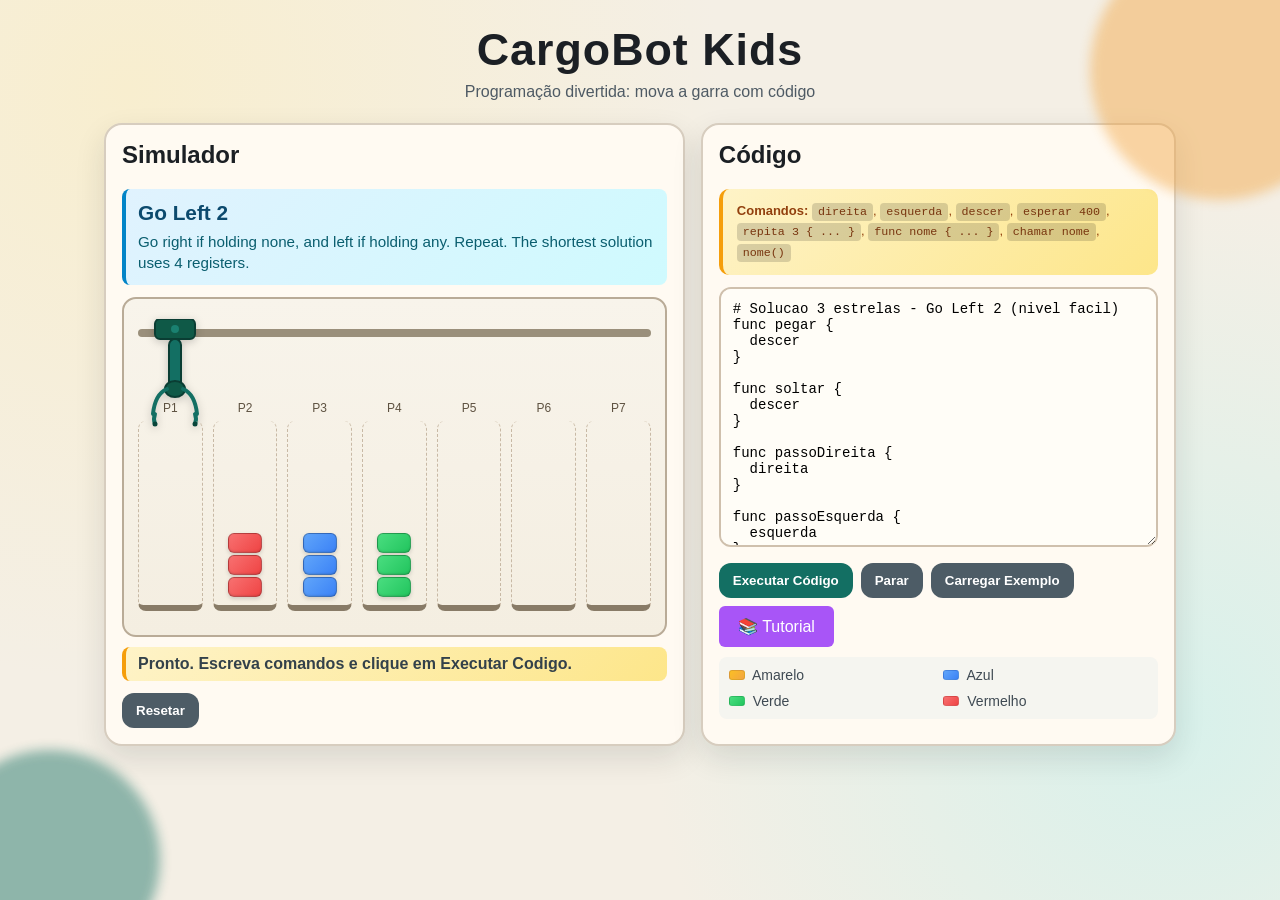
<file: web/index.html>
<!doctype html>
<html lang="pt-BR">
<head>
  <meta charset="UTF-8">
  <meta name="viewport" content="width=device-width, initial-scale=1.0">
  <title>CargoBot Kids - Playground</title>
  <link rel="stylesheet" href="style.css">
</head>
<body>
  <div class="bg-shape bg-shape-1" aria-hidden="true"></div>
  <div class="bg-shape bg-shape-2" aria-hidden="true"></div>

  <header class="header">
    <h1>CargoBot Kids</h1>
    <p>Programação divertida: mova a garra com código</p>
  </header>

  <main class="layout">
    <section class="panel simulator">
      <h2>Simulador</h2>
      <div class="level-info">
        <div id="level-name"></div>
        <p id="level-hint"></p>
      </div>
      <div id="simulator" class="simulator-area" aria-label="Área de simulação"></div>
      <div class="status-row">
        <span id="status">Pronto para começar.</span>
      </div>
      <div class="controls">
        <button id="btn-reset" class="secondary">Resetar</button>
      </div>
    </section>

    <section class="panel code-panel">
      <h2>Código</h2>
      <p class="hint"><strong>Comandos:</strong> <code>direita</code>, <code>esquerda</code>, <code>descer</code>, <code>esperar 400</code>, <code>repita 3 { ... }</code>, <code>func nome { ... }</code>, <code>chamar nome</code>, <code>nome()</code></p>
      <textarea id="code" spellcheck="false"># Solucao 3 estrelas - Go Left 2 (nivel facil)
func pegar {
  descer
}

func soltar {
  descer
}

func passoDireita {
  direita
}

func passoEsquerda {
  esquerda
}

func moverDireitaParaEsquerda {
  chamar pegar
  chamar passoEsquerda
  chamar soltar
  chamar passoDireita
}

# P2 -> P1
direita
repita 3 {
  chamar moverDireitaParaEsquerda
}

# P3 -> P2
direita
repita 3 {
  chamar moverDireitaParaEsquerda
}

# P4 -> P3
direita
repita 3 {
  chamar moverDireitaParaEsquerda
}
</textarea>
      <div class="controls">
        <button id="btn-run">Executar Código</button>
        <button id="btn-stop" class="secondary">Parar</button>
        <button id="btn-load" class="secondary">Carregar Exemplo</button>
        <a href="tutorial.html" style="display: inline-block; padding: 0.7rem 1.2rem; background: #a855f7; color: white; border: none; border-radius: 6px; text-decoration: none; font-size: 1rem; cursor: pointer; transition: all 0.3s;">📚 Tutorial</a>
      </div>
      <div class="legend">
        <span><span class="crate" style="background: linear-gradient(135deg, #fbbf24 0%, #f2a541 100%);"></span> Amarelo</span>
        <span><span class="crate" style="background: linear-gradient(135deg, #60a5fa 0%, #3b82f6 100%);"></span> Azul</span>
        <span><span class="crate" style="background: linear-gradient(135deg, #4ade80 0%, #22c55e 100%);"></span> Verde</span>
        <span><span class="crate" style="background: linear-gradient(135deg, #f87171 0%, #ef4444 100%);"></span> Vermelho</span>
      </div>
    </section>
  </main>

  <script src="app.js"></script>
</body>
</html>
</file>
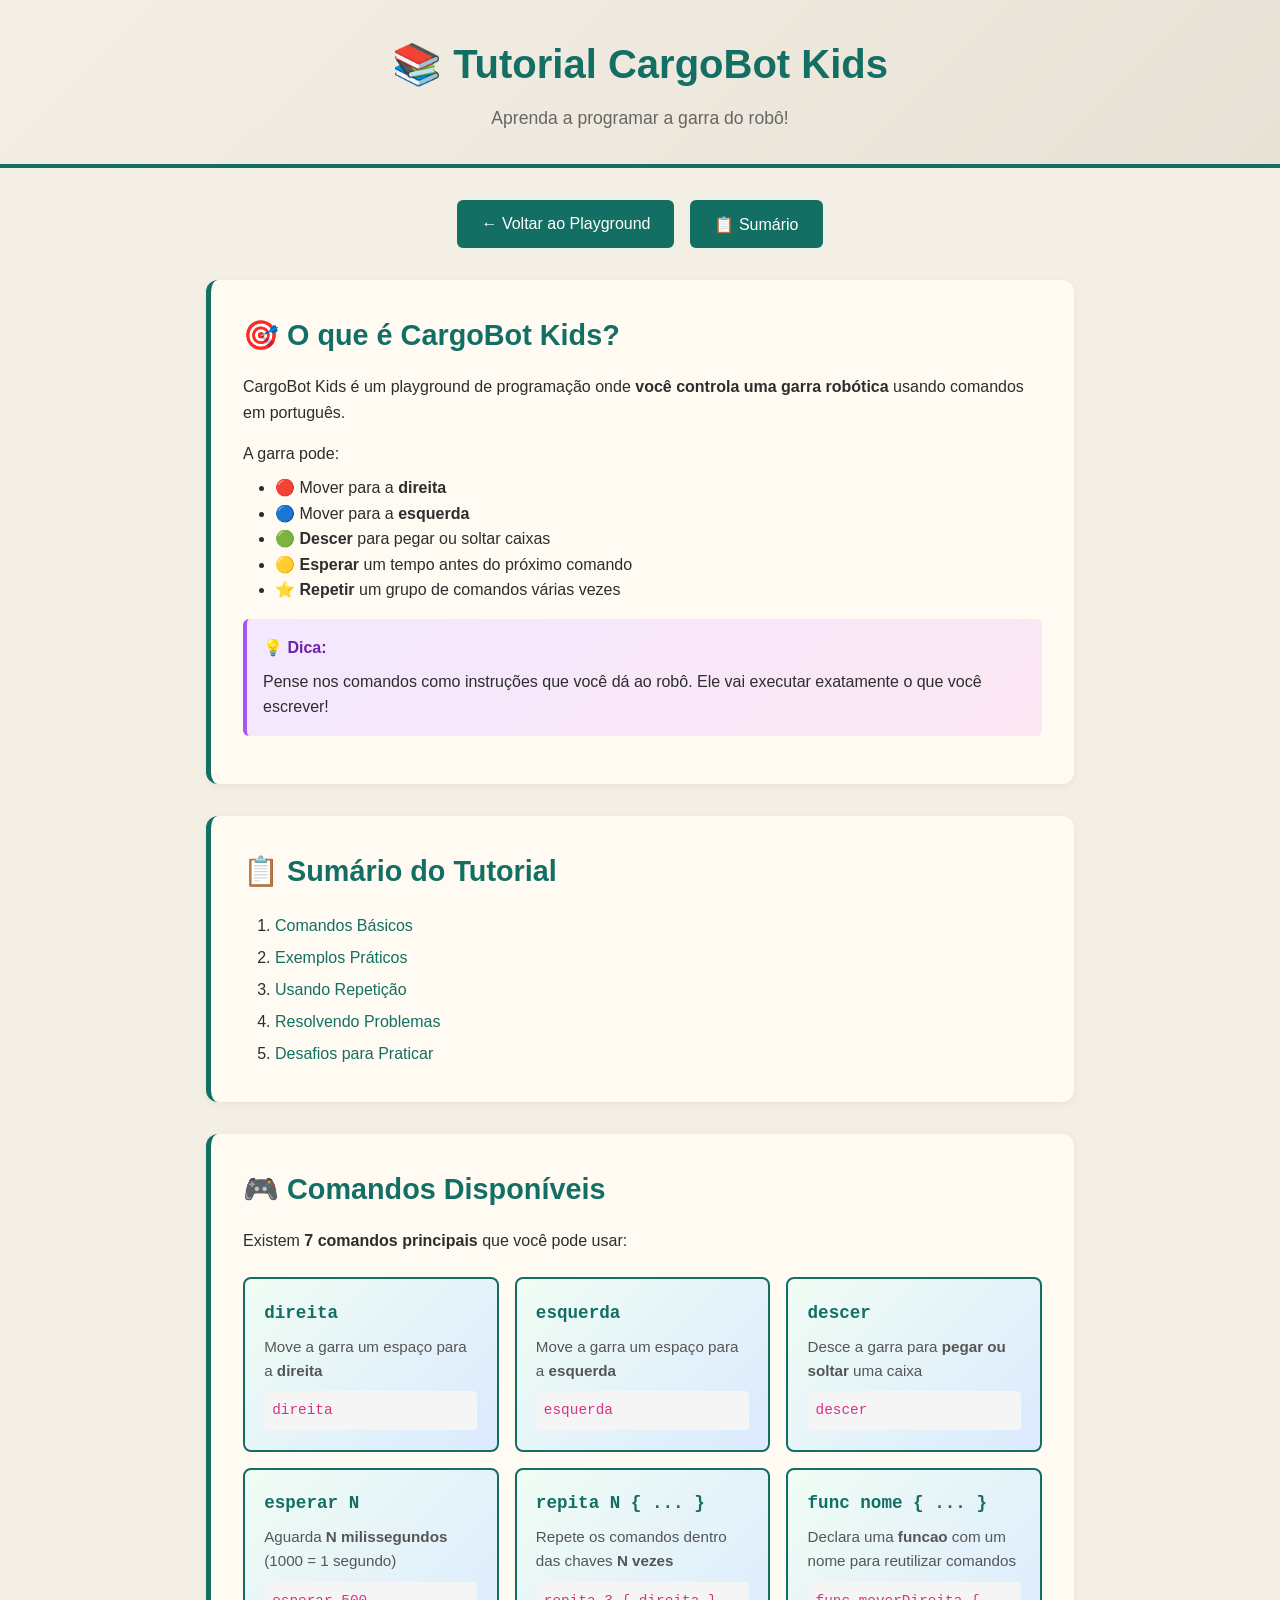
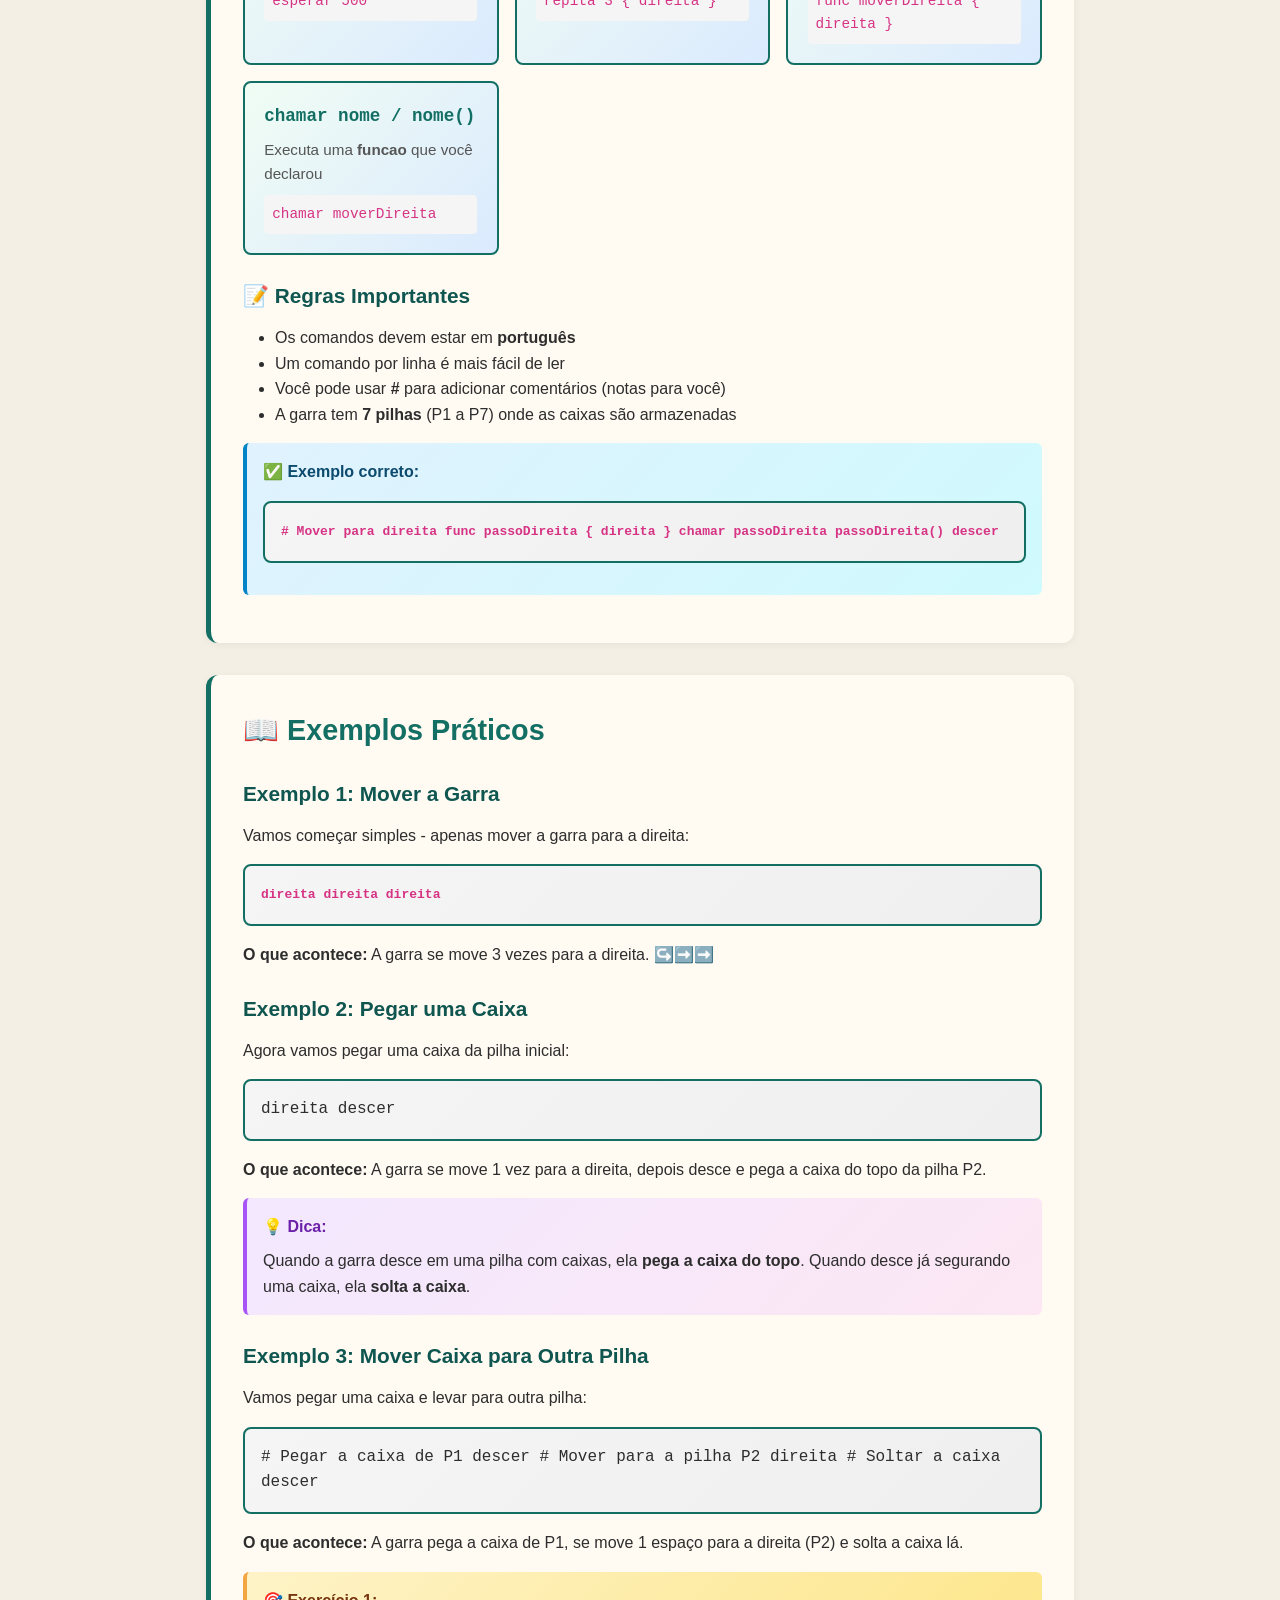
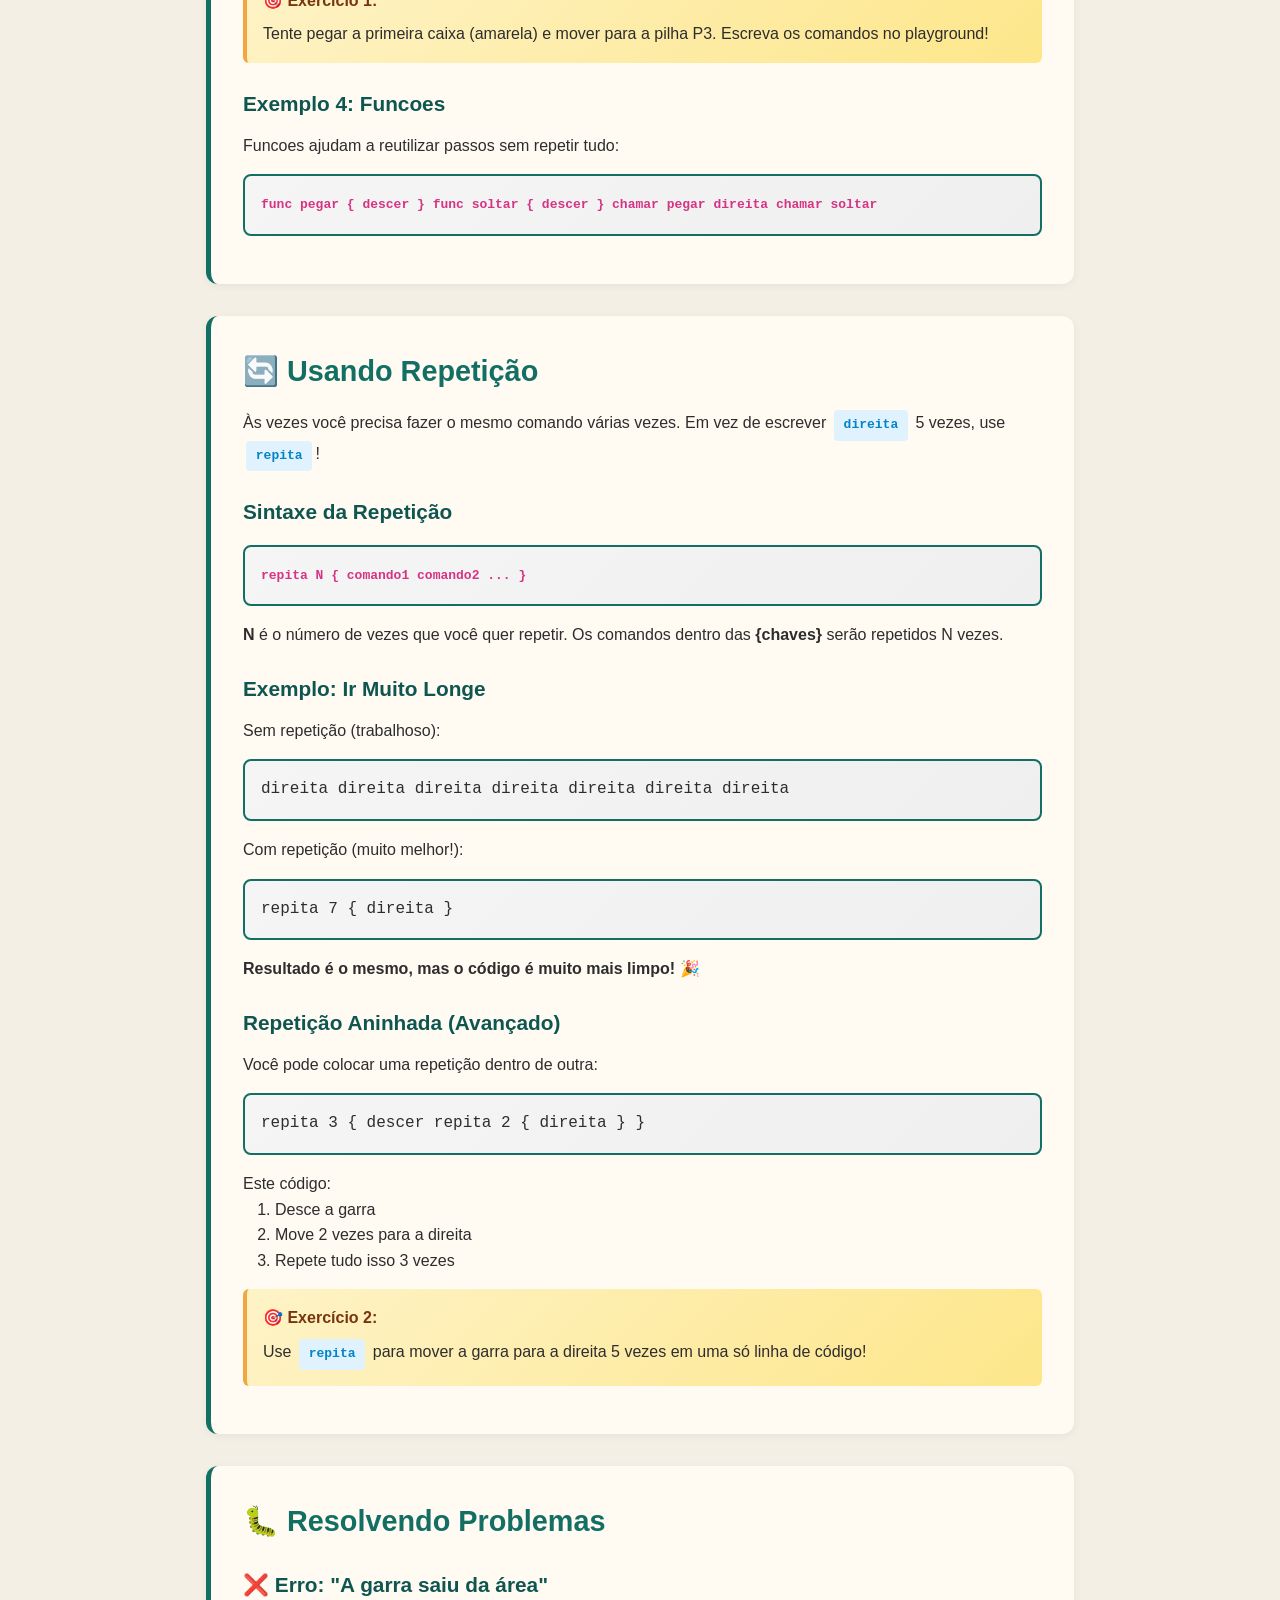
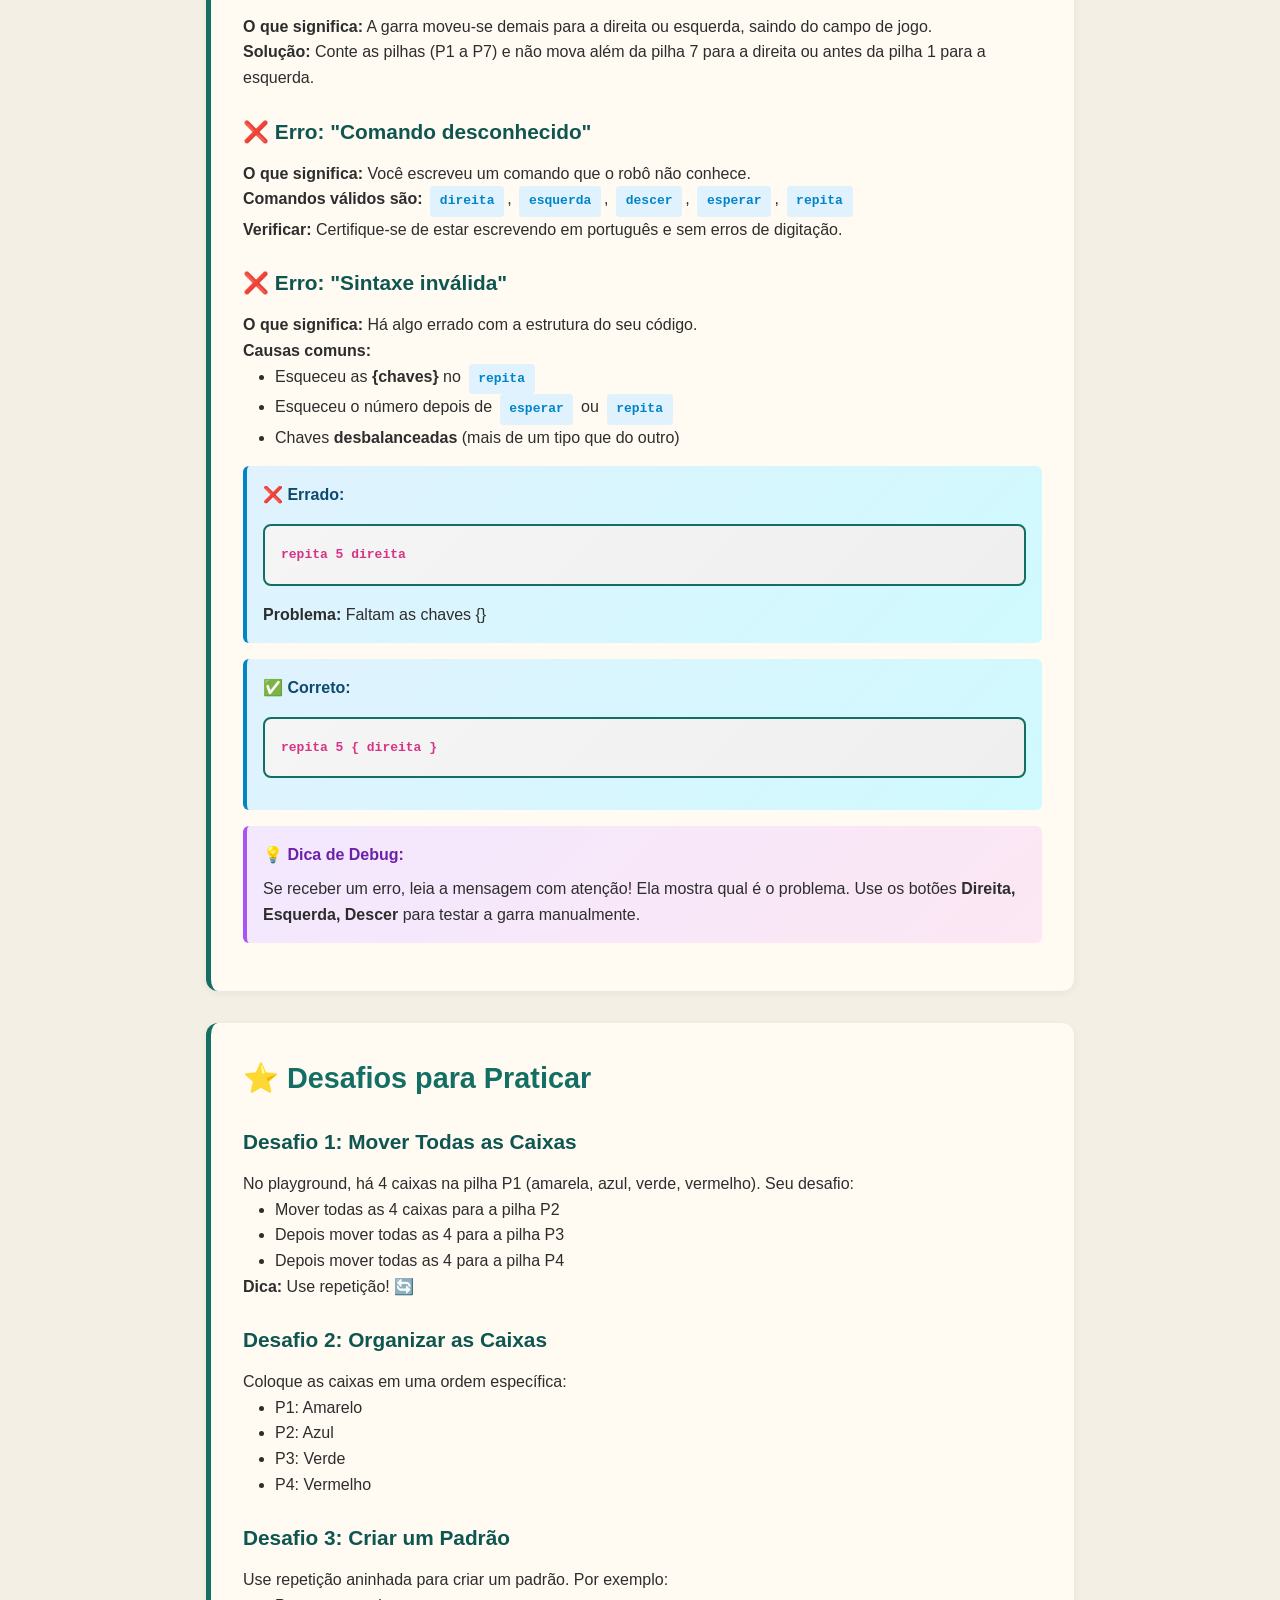
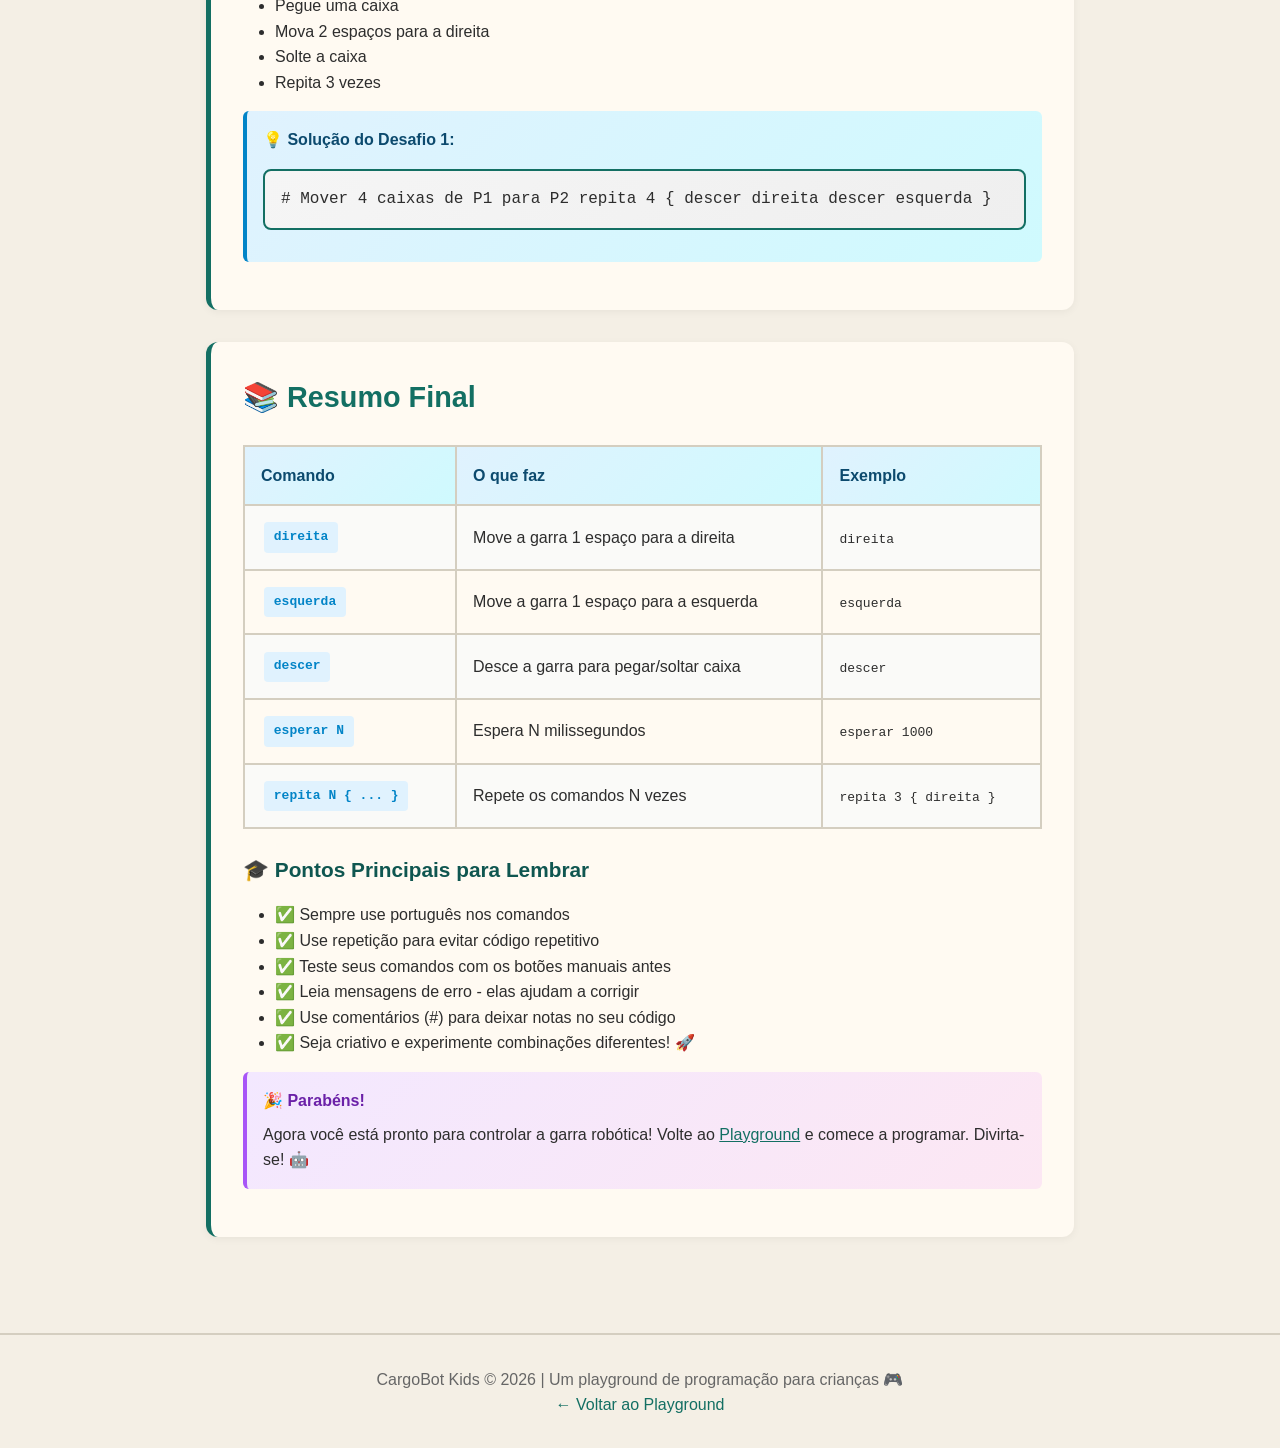
<file: web/tutorial.html>
<!doctype html>
<html lang="pt-BR">
<head>
  <meta charset="UTF-8">
  <meta name="viewport" content="width=device-width, initial-scale=1.0">
  <title>Tutorial - CargoBot Kids</title>
  <style>
    * {
      margin: 0;
      padding: 0;
      box-sizing: border-box;
    }

    :root {
      --bg: #f4efe5;
      --panel: #fffaf2;
      --accent: #136f63;
      --accent-2: #f2a541;
      --text: #2d2d2d;
      --border: #d4cec0;
    }

    body {
      font-family: 'Segoe UI', Tahoma, Geneva, Verdana, sans-serif;
      background-color: var(--bg);
      color: var(--text);
      line-height: 1.6;
    }

    header {
      background: linear-gradient(135deg, #f4efe5 0%, #e8e1d6 100%);
      padding: 2rem;
      text-align: center;
      border-bottom: 4px solid var(--accent);
      margin-bottom: 2rem;
    }

    header h1 {
      font-size: 2.5rem;
      color: var(--accent);
      margin-bottom: 0.5rem;
    }

    header p {
      font-size: 1.1rem;
      color: #666;
    }

    .container {
      max-width: 900px;
      margin: 0 auto;
      padding: 0 1rem 2rem;
    }

    .nav {
      display: flex;
      gap: 1rem;
      margin-bottom: 2rem;
      justify-content: center;
    }

    .nav a, .nav button {
      padding: 0.7rem 1.5rem;
      background: var(--accent);
      color: white;
      border: none;
      border-radius: 6px;
      cursor: pointer;
      text-decoration: none;
      font-size: 1rem;
      transition: all 0.3s;
    }

    .nav a:hover, .nav button:hover {
      background: #0f5650;
      transform: translateY(-2px);
      box-shadow: 0 4px 12px rgba(0,0,0,0.15);
    }

    section {
      background: var(--panel);
      border-radius: 12px;
      padding: 2rem;
      margin-bottom: 2rem;
      border-left: 5px solid var(--accent);
      box-shadow: 0 2px 8px rgba(0,0,0,0.05);
    }

    h2 {
      color: var(--accent);
      font-size: 1.8rem;
      margin-bottom: 1rem;
      display: flex;
      align-items: center;
      gap: 0.5rem;
    }

    h3 {
      color: #0f5650;
      font-size: 1.3rem;
      margin-top: 1.5rem;
      margin-bottom: 0.8rem;
    }

    .code-block {
      background: linear-gradient(135deg, #f5f5f5 0%, #efefef 100%);
      border: 2px solid var(--accent);
      border-radius: 8px;
      padding: 1rem;
      margin: 1rem 0;
      font-family: 'Courier New', monospace;
      overflow-x: auto;
      position: relative;
    }

    .code-block code {
      color: #d63384;
      font-weight: 600;
    }

    .command {
      display: inline-block;
      background: #e0f2fe;
      color: #0284c7;
      padding: 0.3rem 0.6rem;
      border-radius: 4px;
      font-family: monospace;
      margin: 0 0.2rem;
      font-weight: bold;
    }

    .example {
      background: linear-gradient(135deg, #e0f2fe 0%, #cffafe 100%);
      border-left: 4px solid #0284c7;
      padding: 1rem;
      margin: 1rem 0;
      border-radius: 6px;
    }

    .example-title {
      font-weight: bold;
      color: #0c4a6e;
      margin-bottom: 0.5rem;
    }

    .exercise {
      background: linear-gradient(135deg, #fef3c7 0%, #fde68a 100%);
      border-left: 4px solid var(--accent-2);
      padding: 1rem;
      margin: 1rem 0;
      border-radius: 6px;
    }

    .exercise-title {
      font-weight: bold;
      color: #78350f;
      margin-bottom: 0.5rem;
    }

    .command-list {
      display: grid;
      grid-template-columns: repeat(auto-fit, minmax(250px, 1fr));
      gap: 1rem;
      margin: 1.5rem 0;
    }

    .command-card {
      background: linear-gradient(135deg, #f0fdf4 0%, #dbeafe 100%);
      border-radius: 8px;
      padding: 1.2rem;
      border: 2px solid var(--accent);
    }

    .command-card h4 {
      color: var(--accent);
      margin-bottom: 0.5rem;
      font-family: monospace;
      font-size: 1.1rem;
    }

    .command-card p {
      color: #555;
      font-size: 0.95rem;
      margin-bottom: 0.5rem;
    }

    .syntax {
      background: #f5f5f5;
      padding: 0.5rem;
      border-radius: 4px;
      font-family: monospace;
      font-size: 0.9rem;
      color: #d63384;
    }

    .tip {
      background: linear-gradient(135deg, #f3e8ff 0%, #fce7f3 100%);
      border-left: 4px solid #a855f7;
      padding: 1rem;
      margin: 1rem 0;
      border-radius: 6px;
    }

    .tip-title {
      font-weight: bold;
      color: #6b21a8;
      margin-bottom: 0.5rem;
    }

    table {
      width: 100%;
      border-collapse: collapse;
      margin: 1.5rem 0;
    }

    th, td {
      border: 2px solid var(--border);
      padding: 1rem;
      text-align: left;
    }

    th {
      background: linear-gradient(135deg, #e0f2fe 0%, #cffafe 100%);
      color: #0c4a6e;
      font-weight: bold;
    }

    tr:nth-child(even) {
      background: #fafaf8;
    }

    .flow-diagram {
      background: #f9f9f7;
      border: 2px dashed var(--accent);
      border-radius: 8px;
      padding: 1.5rem;
      margin: 1.5rem 0;
      text-align: center;
    }

    .step {
      display: inline-block;
      background: var(--accent);
      color: white;
      padding: 0.7rem 1.2rem;
      border-radius: 6px;
      margin: 0.5rem;
      font-weight: bold;
    }

    .arrow {
      display: inline-block;
      margin: 0 0.5rem;
      color: var(--accent);
      font-weight: bold;
    }

    footer {
      text-align: center;
      padding: 2rem;
      color: #666;
      border-top: 2px solid var(--border);
      margin-top: 2rem;
    }

    @media (max-width: 768px) {
      header h1 {
        font-size: 1.8rem;
      }

      .container {
        padding: 0 0.5rem 1rem;
      }

      section {
        padding: 1rem;
      }

      .nav {
        flex-direction: column;
      }
    }
  </style>
</head>
<body>
  <header>
    <h1>📚 Tutorial CargoBot Kids</h1>
    <p>Aprenda a programar a garra do robô!</p>
  </header>

  <div class="container">
    <div class="nav">
      <a href="index.html">← Voltar ao Playground</a>
      <button onclick="document.getElementById('toc').scrollIntoView({behavior: 'smooth'})">📋 Sumário</button>
    </div>

    <!-- Introdução -->
    <section>
      <h2>🎯 O que é CargoBot Kids?</h2>
      <p>CargoBot Kids é um playground de programação onde <strong>você controla uma garra robótica</strong> usando comandos em português.</p>
      
      <p style="margin-top: 1rem;">A garra pode:</p>
      <ul style="margin-left: 2rem; margin-top: 0.5rem;">
        <li>🔴 Mover para a <strong>direita</strong></li>
        <li>🔵 Mover para a <strong>esquerda</strong></li>
        <li>🟢 <strong>Descer</strong> para pegar ou soltar caixas</li>
        <li>🟡 <strong>Esperar</strong> um tempo antes do próximo comando</li>
        <li>⭐ <strong>Repetir</strong> um grupo de comandos várias vezes</li>
      </ul>

      <div class="tip">
        <div class="tip-title">💡 Dica:</div>
        <p>Pense nos comandos como instruções que você dá ao robô. Ele vai executar exatamente o que você escrever!</p>
      </div>
    </section>

    <!-- Sumário -->
    <section id="toc">
      <h2>📋 Sumário do Tutorial</h2>
      <ol style="margin-left: 2rem; line-height: 2;">
        <li><a href="#comandos" style="color: var(--accent); text-decoration: none;">Comandos Básicos</a></li>
        <li><a href="#exemplos" style="color: var(--accent); text-decoration: none;">Exemplos Práticos</a></li>
        <li><a href="#repeticao" style="color: var(--accent); text-decoration: none;">Usando Repetição</a></li>
        <li><a href="#problemas" style="color: var(--accent); text-decoration: none;">Resolvendo Problemas</a></li>
        <li><a href="#desafios" style="color: var(--accent); text-decoration: none;">Desafios para Praticar</a></li>
      </ol>
    </section>

    <!-- Comandos -->
    <section id="comandos">
      <h2>🎮 Comandos Disponíveis</h2>
      
      <p>Existem <strong>7 comandos principais</strong> que você pode usar:</p>

      <div class="command-list">
        <div class="command-card">
          <h4>direita</h4>
          <p>Move a garra um espaço para a <strong>direita</strong></p>
          <div class="syntax">direita</div>
        </div>

        <div class="command-card">
          <h4>esquerda</h4>
          <p>Move a garra um espaço para a <strong>esquerda</strong></p>
          <div class="syntax">esquerda</div>
        </div>

        <div class="command-card">
          <h4>descer</h4>
          <p>Desce a garra para <strong>pegar ou soltar</strong> uma caixa</p>
          <div class="syntax">descer</div>
        </div>

        <div class="command-card">
          <h4>esperar N</h4>
          <p>Aguarda <strong>N milissegundos</strong> (1000 = 1 segundo)</p>
          <div class="syntax">esperar 500</div>
        </div>

        <div class="command-card">
          <h4>repita N { ... }</h4>
          <p>Repete os comandos dentro das chaves <strong>N vezes</strong></p>
          <div class="syntax">repita 3 { direita }</div>
        </div>

        <div class="command-card">
          <h4>func nome { ... }</h4>
          <p>Declara uma <strong>funcao</strong> com um nome para reutilizar comandos</p>
          <div class="syntax">func moverDireita { direita }</div>
        </div>

        <div class="command-card">
          <h4>chamar nome / nome()</h4>
          <p>Executa uma <strong>funcao</strong> que você declarou</p>
          <div class="syntax">chamar moverDireita</div>
        </div>
      </div>

      <h3>📝 Regras Importantes</h3>
      <ul style="margin-left: 2rem;">
        <li>Os comandos devem estar em <strong>português</strong></li>
        <li>Um comando por linha é mais fácil de ler</li>
        <li>Você pode usar <strong>#</strong> para adicionar comentários (notas para você)</li>
        <li>A garra tem <strong>7 pilhas</strong> (P1 a P7) onde as caixas são armazenadas</li>
      </ul>

      <div class="example">
        <div class="example-title">✅ Exemplo correto:</div>
        <div class="code-block"><code># Mover para direita
func passoDireita {
  direita
}

chamar passoDireita
passoDireita()
descer</code></div>
      </div>
    </section>

    <!-- Exemplos Práticos -->
    <section id="exemplos">
      <h2>📖 Exemplos Práticos</h2>

      <h3>Exemplo 1: Mover a Garra</h3>
      <p>Vamos começar simples - apenas mover a garra para a direita:</p>
      <div class="code-block"><code>direita
direita
direita</code></div>
      <p><strong>O que acontece:</strong> A garra se move 3 vezes para a direita. ↪️➡️➡️</p>

      <h3>Exemplo 2: Pegar uma Caixa</h3>
      <p>Agora vamos pegar uma caixa da pilha inicial:</p>
      <div class="code-block"><code">direita
descer</code></div>
      <p><strong>O que acontece:</strong> A garra se move 1 vez para a direita, depois desce e pega a caixa do topo da pilha P2.</p>

      <div class="tip">
        <div class="tip-title">💡 Dica:</div>
        <p>Quando a garra desce em uma pilha com caixas, ela <strong>pega a caixa do topo</strong>. Quando desce já segurando uma caixa, ela <strong>solta a caixa</strong>.</p>
      </div>

      <h3>Exemplo 3: Mover Caixa para Outra Pilha</h3>
      <p>Vamos pegar uma caixa e levar para outra pilha:</p>
      <div class="code-block"><code"># Pegar a caixa de P1
descer

# Mover para a pilha P2
direita

# Soltar a caixa
descer</code></div>
      <p><strong>O que acontece:</strong> A garra pega a caixa de P1, se move 1 espaço para a direita (P2) e solta a caixa lá.</p>

      <div class="exercise">
        <div class="exercise-title">🎯 Exercício 1:</div>
        <p>Tente pegar a primeira caixa (amarela) e mover para a pilha P3. Escreva os comandos no playground!</p>
      </div>

      <h3>Exemplo 4: Funcoes</h3>
      <p>Funcoes ajudam a reutilizar passos sem repetir tudo:</p>
      <div class="code-block"><code>func pegar {
  descer
}

func soltar {
  descer
}

chamar pegar
direita
chamar soltar</code></div>
    </section>

    <!-- Repetição -->
    <section id="repeticao">
      <h2>🔄 Usando Repetição</h2>

      <p>Às vezes você precisa fazer o mesmo comando várias vezes. Em vez de escrever <span class="command">direita</span> 5 vezes, use <span class="command">repita</span>!</p>

      <h3>Sintaxe da Repetição</h3>
      <div class="code-block"><code>repita N {
  comando1
  comando2
  ...
}</code></div>

      <p><strong>N</strong> é o número de vezes que você quer repetir. Os comandos dentro das <strong>{chaves}</strong> serão repetidos N vezes.</p>

      <h3>Exemplo: Ir Muito Longe</h3>
      <p>Sem repetição (trabalhoso):</p>
      <div class="code-block"><code">direita
direita
direita
direita
direita
direita
direita</code></div>

      <p>Com repetição (muito melhor!):</p>
      <div class="code-block"><code">repita 7 {
  direita
}</code></div>

      <p><strong>Resultado é o mesmo, mas o código é muito mais limpo! 🎉</strong></p>

      <h3>Repetição Aninhada (Avançado)</h3>
      <p>Você pode colocar uma repetição dentro de outra:</p>
      <div class="code-block"><code">repita 3 {
  descer
  repita 2 {
    direita
  }
}</code></div>

      <p>Este código:</p>
      <ol style="margin-left: 2rem;">
        <li>Desce a garra</li>
        <li>Move 2 vezes para a direita</li>
        <li>Repete tudo isso 3 vezes</li>
      </ol>

      <div class="exercise">
        <div class="exercise-title">🎯 Exercício 2:</div>
        <p>Use <span class="command">repita</span> para mover a garra para a direita 5 vezes em uma só linha de código!</p>
      </div>
    </section>

    <!-- Resolvendo Problemas -->
    <section id="problemas">
      <h2>🐛 Resolvendo Problemas</h2>

      <h3>❌ Erro: "A garra saiu da área"</h3>
      <p><strong>O que significa:</strong> A garra moveu-se demais para a direita ou esquerda, saindo do campo de jogo.</p>
      <p><strong>Solução:</strong> Conte as pilhas (P1 a P7) e não mova além da pilha 7 para a direita ou antes da pilha 1 para a esquerda.</p>

      <h3>❌ Erro: "Comando desconhecido"</h3>
      <p><strong>O que significa:</strong> Você escreveu um comando que o robô não conhece.</p>
      <p><strong>Comandos válidos são:</strong> <span class="command">direita</span>, <span class="command">esquerda</span>, <span class="command">descer</span>, <span class="command">esperar</span>, <span class="command">repita</span></p>
      <p><strong>Verificar:</strong> Certifique-se de estar escrevendo em português e sem erros de digitação.</p>

      <h3>❌ Erro: "Sintaxe inválida"</h3>
      <p><strong>O que significa:</strong> Há algo errado com a estrutura do seu código.</p>
      <p><strong>Causas comuns:</strong></p>
      <ul style="margin-left: 2rem;">
        <li>Esqueceu as <strong>{chaves}</strong> no <span class="command">repita</span></li>
        <li>Esqueceu o número depois de <span class="command">esperar</span> ou <span class="command">repita</span></li>
        <li>Chaves <strong>desbalanceadas</strong> (mais de um tipo que do outro)</li>
      </ul>

      <div class="example">
        <div class="example-title">❌ Errado:</div>
        <div class="code-block"><code>repita 5
  direita</code></div>
        <p><strong>Problema:</strong> Faltam as chaves {}</p>
      </div>

      <div class="example">
        <div class="example-title">✅ Correto:</div>
        <div class="code-block"><code>repita 5 {
  direita
}</code></div>
      </div>

      <div class="tip">
        <div class="tip-title">💡 Dica de Debug:</div>
        <p>Se receber um erro, leia a mensagem com atenção! Ela mostra qual é o problema. Use os botões <strong>Direita, Esquerda, Descer</strong> para testar a garra manualmente.</p>
      </div>
    </section>

    <!-- Desafios -->
    <section id="desafios">
      <h2>⭐ Desafios para Praticar</h2>

      <h3>Desafio 1: Mover Todas as Caixas</h3>
      <p>No playground, há 4 caixas na pilha P1 (amarela, azul, verde, vermelho). Seu desafio:</p>
      <ul style="margin-left: 2rem;">
        <li>Mover todas as 4 caixas para a pilha P2</li>
        <li>Depois mover todas as 4 para a pilha P3</li>
        <li>Depois mover todas as 4 para a pilha P4</li>
      </ul>
      <p><strong>Dica:</strong> Use repetição! 🔄</p>

      <h3>Desafio 2: Organizar as Caixas</h3>
      <p>Coloque as caixas em uma ordem específica:</p>
      <ul style="margin-left: 2rem;">
        <li>P1: Amarelo</li>
        <li>P2: Azul</li>
        <li>P3: Verde</li>
        <li>P4: Vermelho</li>
      </ul>

      <h3>Desafio 3: Criar um Padrão</h3>
      <p>Use repetição aninhada para criar um padrão. Por exemplo:</p>
      <ul style="margin-left: 2rem;">
        <li>Pegue uma caixa</li>
        <li>Mova 2 espaços para a direita</li>
        <li>Solte a caixa</li>
        <li>Repita 3 vezes</li>
      </ul>

      <div class="example">
        <div class="example-title">💡 Solução do Desafio 1:</div>
        <div class="code-block"><code"># Mover 4 caixas de P1 para P2
repita 4 {
  descer
  direita
  descer
  esquerda
}</code></div>
      </div>
    </section>

    <!-- Resumo -->
    <section>
      <h2>📚 Resumo Final</h2>

      <table>
        <tr>
          <th>Comando</th>
          <th>O que faz</th>
          <th>Exemplo</th>
        </tr>
        <tr>
          <td><span class="command">direita</span></td>
          <td>Move a garra 1 espaço para a direita</td>
          <td><code>direita</code></td>
        </tr>
        <tr>
          <td><span class="command">esquerda</span></td>
          <td>Move a garra 1 espaço para a esquerda</td>
          <td><code>esquerda</code></td>
        </tr>
        <tr>
          <td><span class="command">descer</span></td>
          <td>Desce a garra para pegar/soltar caixa</td>
          <td><code>descer</code></td>
        </tr>
        <tr>
          <td><span class="command">esperar N</span></td>
          <td>Espera N milissegundos</td>
          <td><code>esperar 1000</code></td>
        </tr>
        <tr>
          <td><span class="command">repita N { ... }</span></td>
          <td>Repete os comandos N vezes</td>
          <td><code>repita 3 { direita }</code></td>
        </tr>
      </table>

      <h3>🎓 Pontos Principais para Lembrar</h3>
      <ul style="margin-left: 2rem; margin-top: 1rem;">
        <li>✅ Sempre use português nos comandos</li>
        <li>✅ Use repetição para evitar código repetitivo</li>
        <li>✅ Teste seus comandos com os botões manuais antes</li>
        <li>✅ Leia mensagens de erro - elas ajudam a corrigir</li>
        <li>✅ Use comentários (#) para deixar notas no seu código</li>
        <li>✅ Seja criativo e experimente combinações diferentes! 🚀</li>
      </ul>

      <div class="tip">
        <div class="tip-title">🎉 Parabéns!</div>
        <p>Agora você está pronto para controlar a garra robótica! Volte ao <a href="index.html" style="color: var(--accent); text-decoration: underline;">Playground</a> e comece a programar. Divirta-se! 🤖</p>
      </div>
    </section>
  </div>

  <footer>
    <p>CargoBot Kids © 2026 | Um playground de programação para crianças 🎮</p>
    <p><a href="index.html" style="color: var(--accent); text-decoration: none;">← Voltar ao Playground</a></p>
  </footer>
</body>
</html>
</file>
<file: web/style.css>
:root {
  --bg: #f4efe5;
  --panel: #fffaf2;
  --ink: #1b1f24;
  --muted: #4e5a64;
  --accent: #136f63;
  --accent-2: #f2a541;
  --line: #d7cdbf;
  --shadow: 0 12px 30px rgba(27, 31, 36, 0.12);
}

* {
  box-sizing: border-box;
}

body {
  margin: 0;
  font-family: "Trebuchet MS", "Segoe UI", sans-serif;
  color: var(--ink);
  background: radial-gradient(circle at 10% 10%, #f8eecf 0%, transparent 42%),
              radial-gradient(circle at 92% 80%, #d8f1eb 0%, transparent 38%),
              var(--bg);
  min-height: 100vh;
  overflow-x: hidden;
}

.bg-shape {
  position: fixed;
  border-radius: 999px;
  filter: blur(6px);
  opacity: 0.45;
  pointer-events: none;
}

.bg-shape-1 {
  width: 260px;
  height: 260px;
  top: -60px;
  right: -70px;
  background: #f2a541;
}

.bg-shape-2 {
  width: 220px;
  height: 220px;
  bottom: -70px;
  left: -60px;
  background: #136f63;
}

.header {
  padding: 24px 20px 8px;
  text-align: center;
  animation: slide-in 500ms ease-out;
}

.header h1 {
  margin: 0;
  font-size: clamp(1.8rem, 4vw, 2.8rem);
  letter-spacing: 1px;
}

.header p {
  margin: 8px 0 0;
  color: var(--muted);
}

.layout {
  max-width: 1100px;
  margin: 14px auto 28px;
  padding: 0 14px;
  display: grid;
  grid-template-columns: 1.1fr 0.9fr;
  gap: 16px;
}

.panel {
  background: var(--panel);
  border: 2px solid var(--line);
  border-radius: 18px;
  box-shadow: var(--shadow);
  padding: 16px;
  animation: rise 420ms ease-out;
}

.panel h2 {
  margin-top: 0;
}

.level-info {
  background: linear-gradient(135deg, #e0f2fe 0%, #cffafe 100%);
  border-left: 4px solid #0284c7;
  padding: 12px;
  border-radius: 8px;
  margin-bottom: 12px;
}

#level-name {
  font-weight: 800;
  font-size: 1.3rem;
  color: #0c4a6e;
  margin-bottom: 6px;
}

#level-hint {
  margin: 0;
  color: #0a5e6f;
  font-size: 0.95rem;
  line-height: 1.4;
}

.simulator-area {
  position: relative;
  min-height: 340px;
  border: 2px solid #b9ab97;
  border-radius: 14px;
  background: linear-gradient(180deg, #f8f4eb 0%, #f4eee1 100%);
  overflow: hidden;
}

.track {
  position: absolute;
  top: 30px;
  left: 14px;
  right: 14px;
  height: 8px;
  background: #9a8f7b;
  border-radius: 4px;
}

.claw {
  position: absolute;
  top: 20px;
  width: 60px;
  transition: left 260ms ease;
  filter: drop-shadow(0 2px 4px rgba(0, 0, 0, 0.2));
}

.holding {
  position: absolute;
  left: 50%;
  transform: translateX(-50%);
  top: 125px;
}

.piles {
  position: absolute;
  left: 14px;
  right: 14px;
  bottom: 24px;
  display: grid;
  grid-template-columns: repeat(7, 1fr);
  gap: 10px;
}

.pile {
  position: relative;
  height: 190px;
  border-bottom: 6px solid #887b67;
  border-left: 1px dashed #c8b9a5;
  border-right: 1px dashed #c8b9a5;
  border-radius: 8px;
  padding: 4px 4px 8px;
  display: flex;
  flex-direction: column-reverse;
  align-items: center;
}

.pile-label {
  position: absolute;
  top: -20px;
  left: 50%;
  transform: translateX(-50%);
  font-size: 12px;
  color: #5e5241;
}

.box {
  width: 34px;
  height: 20px;
  border-radius: 6px;
  margin-top: 2px;
  border: 1.5px solid rgba(0, 0, 0, 0.25);
  box-shadow: 0 2px 4px rgba(0, 0, 0, 0.15), inset 0 -1px 2px rgba(0, 0, 0, 0.1);
}

.box.yellow { background: linear-gradient(135deg, #fbbf24 0%, #f2a541 100%); }
.box.blue { background: linear-gradient(135deg, #60a5fa 0%, #3b82f6 100%); }
.box.green { background: linear-gradient(135deg, #4ade80 0%, #22c55e 100%); }
.box.red { background: linear-gradient(135deg, #f87171 0%, #ef4444 100%); }

.controls {
  margin-top: 12px;
  display: flex;
  flex-wrap: wrap;
  gap: 8px;
}

button {
  border: 0;
  padding: 10px 14px;
  border-radius: 12px;
  background: var(--accent);
  color: #fff;
  cursor: pointer;
  font-weight: 700;
  transition: transform 120ms ease, opacity 120ms ease;
}

button:hover {
  transform: translateY(-1px);
}

button.secondary {
  background: #4d5c66;
}

textarea {
  width: 100%;
  min-height: 260px;
  border-radius: 12px;
  border: 2px solid #cfc0ad;
  background: #fffdf7;
  padding: 12px;
  font-family: "Consolas", "Courier New", monospace;
  font-size: 14px;
  resize: vertical;
}

.hint {
  background: linear-gradient(135deg, #fef3c7 0%, #fde68a 100%);
  color: #92400e;
  padding: 12px 14px;
  border-radius: 10px;
  margin: 8px 0 12px;
  border-left: 4px solid #f59e0b;
  font-size: 13px;
  font-weight: 500;
  line-height: 1.5;
}

.status-row {
  min-height: 24px;
  margin-top: 10px;
  padding: 8px 12px;
  color: #33414a;
  font-weight: 600;
  background: linear-gradient(135deg, #fef3c7 0%, #fde68a 100%);
  border-radius: 8px;
  border-left: 4px solid #f59e0b;
}

.legend {
  margin-top: 10px;
  padding: 10px;
  display: grid;
  grid-template-columns: repeat(2, 1fr);
  gap: 10px;
  color: #3f4a53;
  font-size: 14px;
  background: #f5f5f0;
  border-radius: 8px;
}

.crate {
  display: inline-block;
  width: 16px;
  height: 10px;
  border-radius: 3px;
  margin-right: 4px;
  border: 1px solid rgba(0, 0, 0, 0.1);
}

code {
  background: #1e293b;
  color: #e2e7ff;
  padding: 2px 6px;
  border-radius: 4px;
  font-family: "Consolas", "Courier New", monospace;
  font-size: 0.9em;
  font-weight: 500;
}

.hint code {
  background: rgba(0, 0, 0, 0.15);
  color: #78350f;
}

@keyframes rise {
  from { opacity: 0; transform: translateY(8px); }
  to { opacity: 1; transform: translateY(0); }
}

@keyframes slide-in {
  from { opacity: 0; transform: translateY(-8px); }
  to { opacity: 1; transform: translateY(0); }
}

@media (max-width: 900px) {
  .layout {
    grid-template-columns: 1fr;
  }

  .simulator-area {
    min-height: 300px;
  }

  .pile {
    height: 160px;
  }
}
</file>
